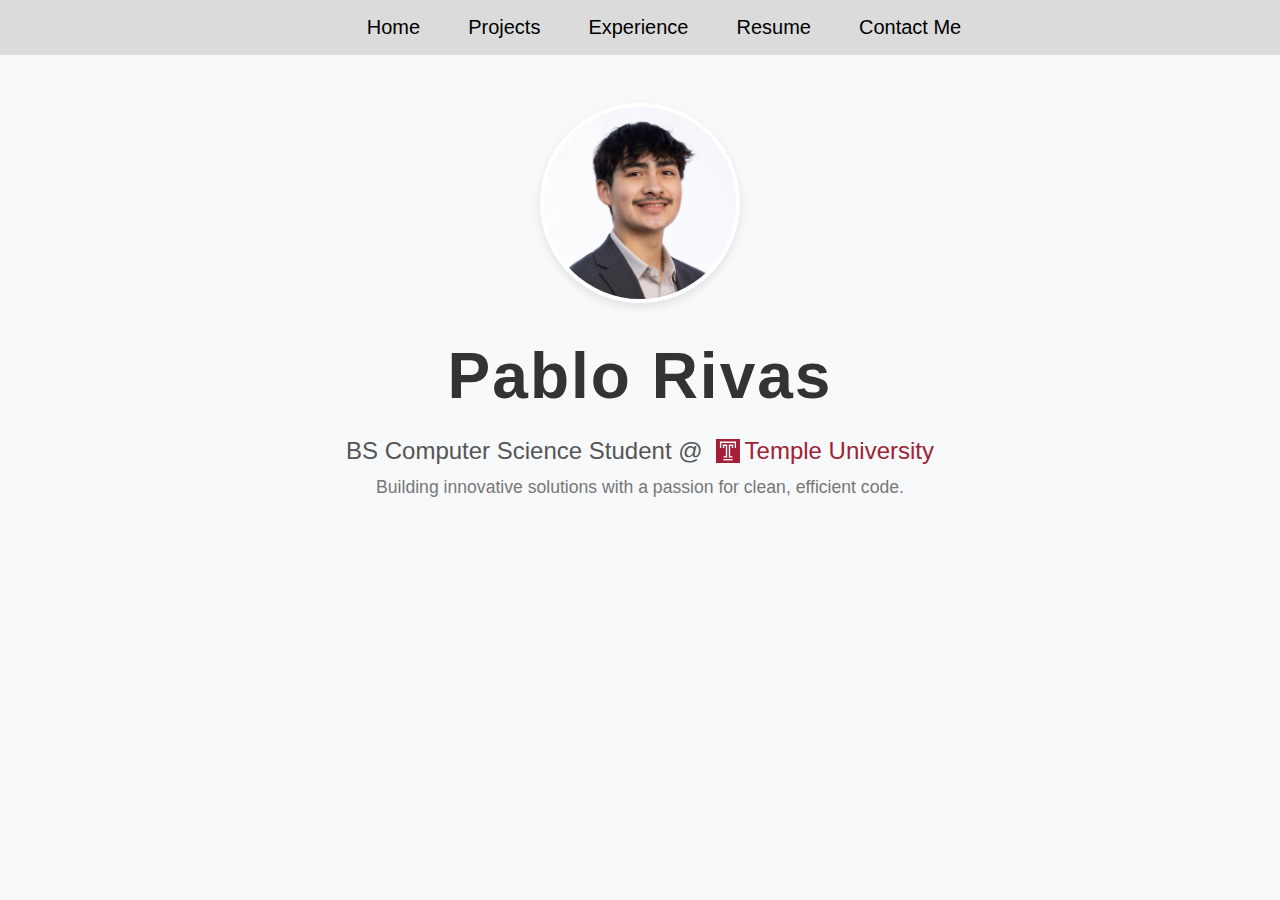
<file: index.html>
<!DOCTYPE html>
<html lang="en">
<head>
    <meta charset="UTF-8">
    <meta name="viewport" content="width=device-width, initial-scale=1.0">
    <title>Pablo Rivas</title>
    <link rel="stylesheet" href="styles.css">
    <link rel="stylesheet" href="https://cdnjs.cloudflare.com/ajax/libs/font-awesome/6.5.1/css/all.min.css">
</head>
<body>
    <nav class="navbar">
        <ul class="nav-links">
            <li><a href="#">Home</a></li>
            <li><a href="#">Projects</a></li>
            <li><a href="#">Experience</a></li>
            <li><a href="#">Resume</a></li>
            <li><a href="#">Contact Me</a></li>
        </ul>
    </nav>
    
    <header>
        <div class="profile-image">
            <img src="./Assets/Headshot.jpg" alt="Pablo Rivas Headshot">
        </div>
        <h1>Pablo Rivas</h1>
        <div class="subtitle">
            <p class="education">
                <span>BS Computer Science Student @</span>
                
                <img src="./Assets/Temple-Logo-T-Header.svg" class="temple-icon" alt="Temple University Logo">
                <span class="university">Temple University</span>
                
            </p>
            <p class="description">Building innovative solutions with a passion for clean, efficient code.</p>
        </div>
    </header>
    
    <script src="script.js"></script>
</body>
</html>
</file>
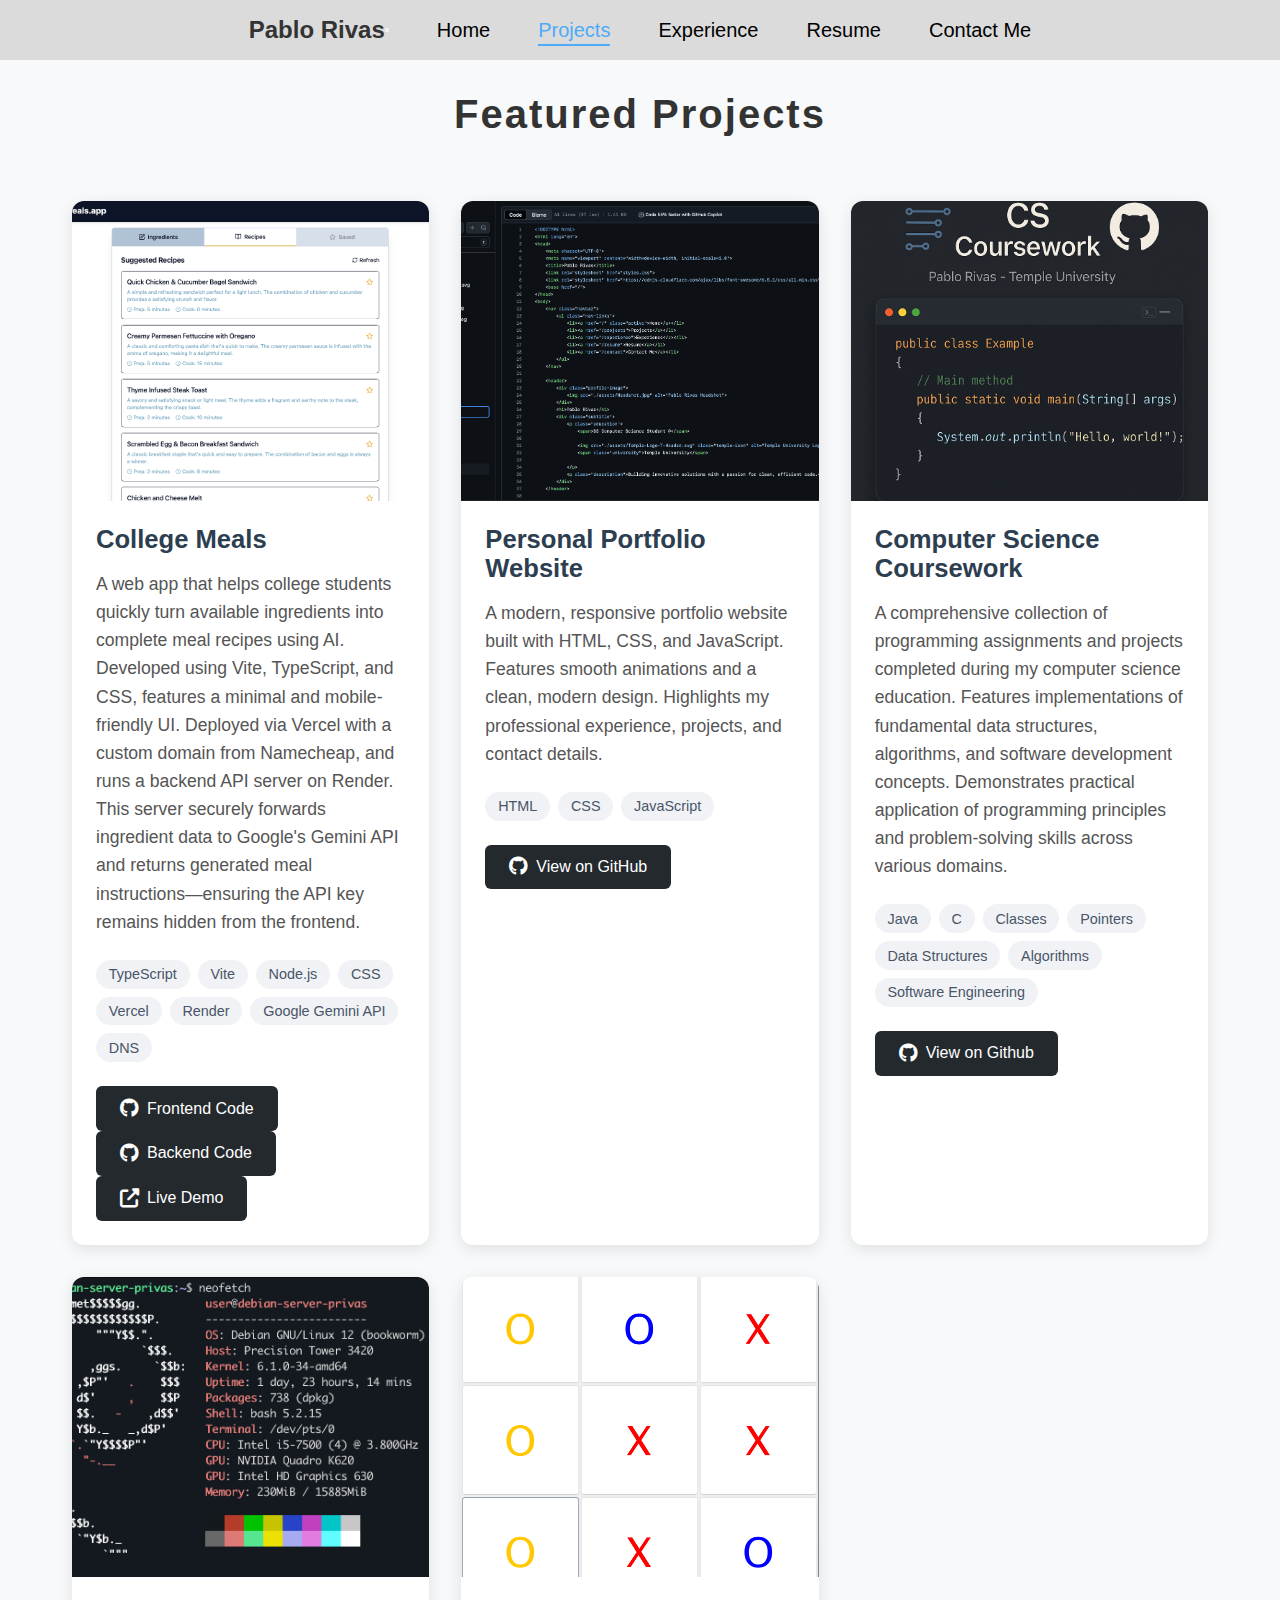
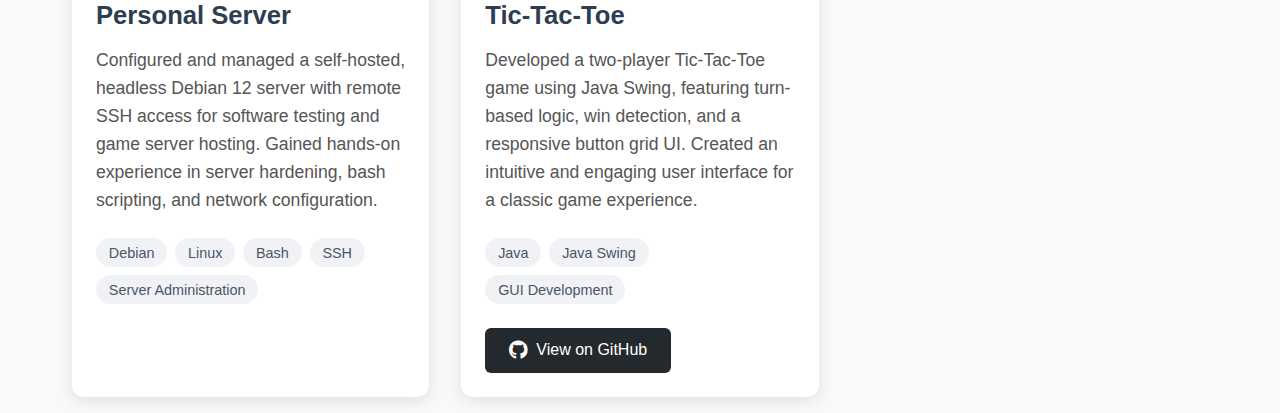
<file: projects/index.html>
<!DOCTYPE html>
<html lang="en">
<head>
    <meta charset="UTF-8">
    <meta name="viewport" content="width=device-width, initial-scale=1.0">
    <title>Projects - Pablo Rivas</title>
    <link rel="stylesheet" href="../styles.css">
    <link rel="stylesheet" href="https://cdnjs.cloudflare.com/ajax/libs/font-awesome/6.5.1/css/all.min.css">
    <base href="/">
</head>
<body class="page-content">
    <nav class="navbar">
        <div class="nav-brand">
            <span style="font-size: 1.5rem; font-weight: bold; color: #333;">Pablo Rivas</span>
        </div>
        <button class="hamburger" id="hamburger">
            <span></span>
            <span></span>
            <span></span>
        </button>
        <ul class="nav-links" id="nav-links">
            <li><a href="/">Home</a></li>
            <li><a href="/projects" class="active">Projects</a></li>
            <li><a href="/experience">Experience</a></li>
            <li><a href="/resume">Resume</a></li>
            <li><a href="/contact">Contact Me</a></li>
        </ul>
    </nav>
    <div class="nav-overlay" id="nav-overlay"></div>

    <div class="projects-container">
        <h1>Featured Projects</h1>
        
        <div class="projects-grid">
            <!-- Project Box 1 (College Meals) -->
            <div class="project-box">
                <div class="project-image">
                    <img src="/assets/collegemeals_screenshot.png" alt="CollegeMeals Web App Screenshot">
                </div>
                <div class="project-content">
                    <h2>College Meals</h2>
                    <p class="project-description">
                        A web app that helps college students quickly turn available ingredients into complete meal recipes using AI.
                        Developed using Vite, TypeScript, and CSS, features a minimal and mobile-friendly UI. Deployed via Vercel with a custom domain from Namecheap, and runs a backend API server on Render. This server securely forwards ingredient data to Google's Gemini API and returns generated meal instructions—ensuring the API key remains hidden from the frontend.
                    </p>
                    <div class="project-tech">
                        <span class="tech-tag">TypeScript</span>
                        <span class="tech-tag">Vite</span>
                        <span class="tech-tag">Node.js</span>
                        <span class="tech-tag">CSS</span>
                        <span class="tech-tag">Vercel</span>
                        <span class="tech-tag">Render</span>
                        <span class="tech-tag">Google Gemini API</span>
                        <span class="tech-tag">DNS</span>
                    </div>
                    <div class="project-links">
                        <a href="https://github.com/PRivas1/CollegeMealsApp" class="github-link" target="_blank">
                            <i class="fab fa-github"></i>
                            Frontend Code
                        </a>
                        <a href="https://github.com/PRivas1/CollegeMealsServer" class="github-link" target="_blank">
                            <i class="fab fa-github"></i>
                            Backend Code
                        </a>
                        <a href="https://collegemeals.app" class="github-link" target="_blank">
                            <i class="fas fa-external-link-alt"></i>
                            Live Demo
                        </a>
                    </div>
                </div>
            </div>

            <!-- Project Box 2 (Portfolio Website) -->
            <div class="project-box">
                <div class="project-image">
                    <img src="/assets/website_screenshot.png" alt="Portfolio Website Screenshot">
                </div>
                <div class="project-content">
                    <h2>Personal Portfolio Website</h2>
                    <p class="project-description">
                        A modern, responsive portfolio website built with HTML, CSS, and JavaScript.
                        Features smooth animations and a clean, modern design.
                        Highlights my professional experience, projects, and contact details.
                    </p>
                    <div class="project-tech">
                        <span class="tech-tag">HTML</span>
                        <span class="tech-tag">CSS</span>
                        <span class="tech-tag">JavaScript</span>
                    </div>
                    <div class="project-links">
                        <a href="https://github.com/PRivas1/Website" class="github-link" target="_blank">
                            <i class="fab fa-github"></i>
                            View on GitHub
                        </a>
                    </div>
                </div>
            </div>

            <!-- Project Box 3 (Coursework Repository) -->
            <div class="project-box">
                <div class="project-image">
                    <img src="/assets/cscoursework_logo.png" alt="Coursework Repository Screenshot">
                </div>
                <div class="project-content">
                    <h2>Computer Science Coursework</h2>
                    <p class="project-description">
                        A comprehensive collection of programming assignments and projects completed during my computer science education.
                        Features implementations of fundamental data structures, algorithms, and software development concepts.
                        Demonstrates practical application of programming principles and problem-solving skills across various domains.
                    </p>
                    <div class="project-tech">
                        <span class="tech-tag">Java</span>
                        <span class="tech-tag">C</span>
                        <span class="tech-tag">Classes</span>
                        <span class="tech-tag">Pointers</span>
                        <span class="tech-tag">Data Structures</span>
                        <span class="tech-tag">Algorithms</span>
                        <span class="tech-tag">Software Engineering</span>
                    </div>
                    <div class="project-links">
                        <a href="https://github.com/PRivas1/cs-coursework" class="github-link" target="_blank">
                            <i class="fab fa-github"></i>
                            View on Github
                        </a>
                    </div>
                </div>
            </div>

            <!-- Project Box 4 (Personal Server) -->
            <div class="project-box">
                <div class="project-image">
                    <img src="/assets/debian_neofetch.png" alt="Debian Server Screenshot">
                </div>
                <div class="project-content">
                    <h2>Personal Server</h2>
                    <p class="project-description">
                        Configured and managed a self-hosted, headless Debian 12 server with remote SSH
                        access for software testing and game server hosting. Gained hands-on experience
                        in server hardening, bash scripting, and network configuration.
                    </p>
                    <div class="project-tech">
                        <span class="tech-tag">Debian</span>
                        <span class="tech-tag">Linux</span>
                        <span class="tech-tag">Bash</span>
                        <span class="tech-tag">SSH</span>
                        <span class="tech-tag">Server Administration</span>
                    </div>
                </div>
            </div>

            <!-- Project Box 5 (Tic Tac Toe) -->
            <div class="project-box">
                <div class="project-image">
                    <img src="/assets/tictactoe_game.png" alt="Tic-Tac-Toe Game Screenshot">
                </div>
                <div class="project-content">
                    <h2>Tic-Tac-Toe</h2>
                    <p class="project-description">
                        Developed a two-player Tic-Tac-Toe game using Java Swing, featuring turn-based logic,
                        win detection, and a responsive button grid UI. Created an intuitive and engaging
                        user interface for a classic game experience.
                    </p>
                    <div class="project-tech">
                        <span class="tech-tag">Java</span>
                        <span class="tech-tag">Java Swing</span>
                        <span class="tech-tag">GUI Development</span>
                    </div>
                    <div class="project-links">
                        <a href="https://github.com/PRivas1/tic-tac-toe" class="github-link" target="_blank">
                            <i class="fab fa-github"></i>
                            View on GitHub
                        </a>
                    </div>
                </div>
            </div>
        </div>
    </div>

    <script src="../script.js"></script>
</body>
</html>
</file>
<file: styles.css>
* {
    margin: 0;
    padding: 0;
    box-sizing: border-box;
}

body {
    font-family: 'Verdana', sans-serif;
    display: flex;
    flex-direction: column;
    justify-content: flex-start;
    align-items: top;
    height: 100vh;
    background-color: #f8f9fa;
}

/* Navigation Bar */
.navbar {
    display: flex;
    justify-content: center;
    align-items: center;
    background-color: #dbdbdb;
    color: white;
    padding: 1rem 2rem;
    width: 100%;
}

.nav-links {
    display: flex;
    list-style: none;
    justify-content: center;
}

.nav-links li {
    margin-left: 3rem;
}

.nav-links a {
    color: rgb(0, 0, 0);
    text-decoration: none;
    font-size: 1.25rem;
    transition: color 0.3s;
}

.nav-links a:hover {
    color: #4dabf7;
}

.nav-links a.active {
    color: #4dabf7;
    position: relative;
}

.nav-links a.active::after {
    content: '';
    position: absolute;
    bottom: -5px;
    left: 0;
    width: 100%;
    height: 2px;
    background-color: #4dabf7;
}

/* Header */
header {
    text-align: center;
    margin-top: 3rem;
    width: 100%;
}

/* Profile Image */
.profile-image {
    margin-bottom: 2rem;
}

.profile-image img {
    width: 200px;
    height: 200px;
    border-radius: 50%;
    object-fit: cover;
    box-shadow: 0 4px 10px rgba(0, 0, 0, 0.1);
    border: 4px solid white;
}

h1 {
    font-size: 4rem;
    color: #333;
    font-weight: 700;
    letter-spacing: 2px;
}

/* Subtitle styles */
.subtitle {
    margin-top: 1.5rem;
    max-width: 800px;
    margin-left: auto;
    margin-right: auto;
}

.subtitle p {
    font-size: 1.5rem;
    color: #555;
    margin-bottom: 0.5rem;
}

/* Education line styles */
.education {
    display: flex;
    align-items: center;
    justify-content: center;
    gap: 5px;
}

.at-symbol {
    color: #888;
}

.university {
    color: #9D2235; /* Temple University Cherry color */
    font-weight: 500;
}

.temple-icon {
    height: 1.5rem;
    margin-left: 8px;
    vertical-align: middle;
}

.subtitle .description {
    font-size: 1.1rem;
    color: #777;
    line-height: 1.6;
}

/* Content placeholder for other pages */
.content-placeholder {
    text-align: center;
    margin-top: 5rem;
    padding: 2rem;
}

.content-placeholder h1 {
    font-size: 3rem;
    margin-bottom: 1rem;
}

.content-placeholder p {
    font-size: 1.2rem;
    color: #777;
}

/* Page content class for non-home pages */
.page-content {
    min-height: 100vh;
}

/* Resume page styles */
.resume-container {
    max-width: 95%;
    margin: 2rem auto 0.5rem;
    padding: 0 1rem;
}

.resume-header {
    display: flex;
    justify-content: space-between;
    align-items: center;
    margin-bottom: 1.5rem;
    gap: 2rem;
}

.resume-header h1 {
    font-size: 2.5rem;
    margin: 0;
}

.resume-actions {
    display: flex;
    gap: 1rem;
}

.btn-download {
    background-color: #4dabf7;
    color: white;
    font-size: 1rem;
    border-radius: 5px;
    padding: 0.75rem 1.5rem;
    text-decoration: none;
    display: inline-flex;
    align-items: center;
    gap: 0.5rem;
    transition: all 0.3s ease;
}

.btn-download:hover {
    background-color: #3090e0;
    transform: translateY(-2px);
    box-shadow: 0 5px 15px rgba(0, 0, 0, 0.1);
    color: white;
}

.pdf-container {
    width: 100%;
    height: calc(100vh - 7rem);
    border: 1px solid #e2e8f0;
    border-radius: 8px;
    overflow: hidden;
    box-shadow: 0 5px 20px rgba(0, 0, 0, 0.05);
}

.pdf-container object {
    width: 100%;
    height: 100%;
    display: block;
}

/* Fallback message styling */
.pdf-container p {
    text-align: center;
    padding: 2rem;
    font-size: 1.1rem;
    color: #555;
}

.pdf-container a {
    color: #4dabf7;
    font-weight: 500;
    text-decoration: underline;
}

/* Mobile styles for PDF viewer */
@media (max-width: 768px) {
    .resume-header {
        flex-direction: column;
        text-align: center;
        gap: 1.5rem;
    }
    
    .resume-header h1 {
        font-size: 2.2rem;
    }
    
    .pdf-container {
        height: calc(100vh - 12rem);
    }
}

/* Resume page specific styles */
.resume-page {
    overflow: hidden;
}

.fullscreen-pdf {
    position: absolute;
    top: 60px; /* Height of the navbar */
    left: 0;
    right: 0;
    bottom: 0;
    width: 100%;
    height: calc(100vh - 60px);
    border: none;
    margin: 0;
    padding: 0;
    overflow: hidden;
}

.fullscreen-pdf object {
    width: 100%;
    height: 100%;
    display: block;
    border: none;
}

/* Fallback message styling */
.fullscreen-pdf p {
    text-align: center;
    padding: 2rem;
    font-size: 1.1rem;
    color: #555;
}

.fullscreen-pdf a {
    color: #4dabf7;
    font-weight: 500;
    text-decoration: underline;
}

/* Mobile adjustments */
@media (max-width: 768px) {
    .fullscreen-pdf {
        top: 60px;
        height: calc(100vh - 60px);
    }
}

/* Contact page styles */
.contact-container {
    max-width: 900px;
    margin: 5rem auto;
    padding: 0 2rem;
    text-align: center;
}

.contact-container h1 {
    font-size: 3.5rem;
    margin-bottom: 4rem;
    color: #333;
}

.contact-list {
    list-style: none;
    padding: 0;
    max-width: 700px;
    margin: 0 auto;
}

.contact-item {
    display: flex;
    align-items: center;
    margin-bottom: 3rem;
    padding: 1.5rem 2rem;
    background-color: white;
    border-radius: 10px;
    box-shadow: 0 4px 15px rgba(0, 0, 0, 0.08);
    transition: transform 0.3s ease, box-shadow 0.3s ease;
}

.contact-item:hover {
    transform: translateY(-8px);
    box-shadow: 0 8px 25px rgba(0, 0, 0, 0.15);
}

.contact-item i {
    font-size: 2.5rem;
    color: #333;
    margin-right: 2rem;
    min-width: 3rem;
    text-align: center;
}

.contact-item a {
    color: #555;
    font-size: 1.5rem;
    text-decoration: none;
    transition: color 0.3s;
    flex-grow: 1;
    text-align: left;
    font-weight: 500;
}

.contact-item a:hover {
    color: #4dabf7;
}

/* Responsive styling for contact page */
@media (max-width: 768px) {
    .contact-item {
        flex-direction: row;
        padding: 1.25rem;
    }
    
    .contact-item i {
        margin-right: 1.5rem;
        font-size: 2rem;
        min-width: 2.5rem;
    }
    
    .contact-item a {
        font-size: 1.3rem;
    }
}

/* Experience Page Styles */
.experience-container {
    max-width: 1200px;
    margin: 2rem auto;
    padding: 0 1rem;
}

.experience-container h1 {
    text-align: center;
    margin-bottom: 2rem;
    color: #333;
    font-size: 2.5rem;
}

.experience-grid {
    display: grid;
    grid-template-columns: repeat(auto-fit, minmax(500px, 1fr));
    gap: 2rem;
    padding: 1rem;
}

.experience-box {
    background: white;
    border-radius: 8px;
    box-shadow: 0 2px 10px rgba(0, 0, 0, 0.1);
    padding: 1.5rem;
    display: flex;
    gap: 1.5rem;
    transition: transform 0.2s ease, box-shadow 0.2s ease;
}

.experience-box:hover {
    transform: translateY(-5px);
    box-shadow: 0 5px 15px rgba(0, 0, 0, 0.15);
}

.company-logo {
    flex-shrink: 0;
    width: 100px;
    height: 100px;
    background: #f5f5f5;
    border-radius: 8px;
    display: flex;
    align-items: center;
    justify-content: center;
    overflow: hidden;
}

.company-logo img {
    width: 100%;
    height: 100%;
    object-fit: contain;
    padding: 0.5rem;
}

.experience-content {
    flex-grow: 1;
}

.experience-content h2 {
    color: #2c3e50;
    margin: 0 0 0.5rem 0;
    font-size: 1.4rem;
}

.experience-content h3 {
    color: #34495e;
    margin: 0 0 0.5rem 0;
    font-size: 1.1rem;
    font-weight: 500;
}

.experience-content .date {
    color: #7f8c8d;
    font-size: 0.9rem;
    margin: 0 0 1rem 0;
}

.experience-content ul {
    margin: 0;
    padding-left: 1.2rem;
}

.experience-content li {
    color: #555;
    margin-bottom: 0.5rem;
    line-height: 1.4;
}

/* Responsive adjustments for experience page */
@media (max-width: 768px) {
    .experience-grid {
        grid-template-columns: 1fr;
    }
    
    .experience-box {
        flex-direction: column;
        align-items: center;
        text-align: center;
    }
    
    .company-logo {
        margin-bottom: 1rem;
    }
    
    .experience-content ul {
        text-align: left;
    }
}

/* Projects Page Styles */
.projects-container {
    max-width: 1200px;
    margin: 2rem auto;
    padding: 0 1rem;
}

.projects-container h1 {
    text-align: center;
    margin-bottom: 3rem;
    color: #333;
    font-size: 2.5rem;
}

.projects-grid {
    display: grid;
    grid-template-columns: repeat(auto-fit, minmax(350px, 1fr));
    gap: 2rem;
    padding: 1rem;
}

@media (min-width: 1200px) {
    .projects-grid {
        grid-template-columns: repeat(3, 1fr);
    }
}

.project-box {
    background: white;
    border-radius: 12px;
    box-shadow: 0 4px 15px rgba(0, 0, 0, 0.1);
    overflow: hidden;
    transition: transform 0.3s ease, box-shadow 0.3s ease;
}

.project-box:hover {
    transform: translateY(-5px);
    box-shadow: 0 8px 25px rgba(0, 0, 0, 0.15);
}

.project-image {
    width: 100%;
    height: 300px;
    overflow: hidden;
}

.project-image img {
    width: 100%;
    height: 100%;
    object-fit: cover;
    transition: transform 0.3s ease;
}

.project-box:hover .project-image img {
    transform: scale(1.05);
}

.project-content {
    padding: 1.5rem;
}

.project-content h2 {
    color: #2c3e50;
    margin: 0 0 1rem 0;
    font-size: 1.6rem;
}

.project-description {
    color: #555;
    line-height: 1.6;
    margin-bottom: 1.5rem;
    font-size: 1.1rem;
}

.project-tech {
    display: flex;
    flex-wrap: wrap;
    gap: 0.5rem;
    margin-bottom: 1.5rem;
}

.tech-tag {
    background: #f0f2f5;
    color: #4a5568;
    padding: 0.4rem 0.8rem;
    border-radius: 20px;
    font-size: 0.9rem;
    font-weight: 500;
}

.github-link {
    display: inline-flex;
    align-items: center;
    gap: 0.5rem;
    background: #24292e;
    color: white;
    text-decoration: none;
    padding: 0.8rem 1.5rem;
    border-radius: 6px;
    font-weight: 500;
    transition: background-color 0.3s ease, transform 0.2s ease;
}

.github-link:hover {
    background: #1b1f23;
    transform: translateY(-2px);
}

.github-link i {
    font-size: 1.2rem;
}

/* Responsive adjustments for projects page */
@media (max-width: 768px) {
    .projects-grid {
        grid-template-columns: 1fr;
    }
    
    .project-image {
        height: 250px;
    }
    
    .project-content {
        padding: 1.25rem;
    }
    
    .project-content h2 {
        font-size: 1.4rem;
    }
    
    .project-description {
        font-size: 1rem;
    }
}
</file>
